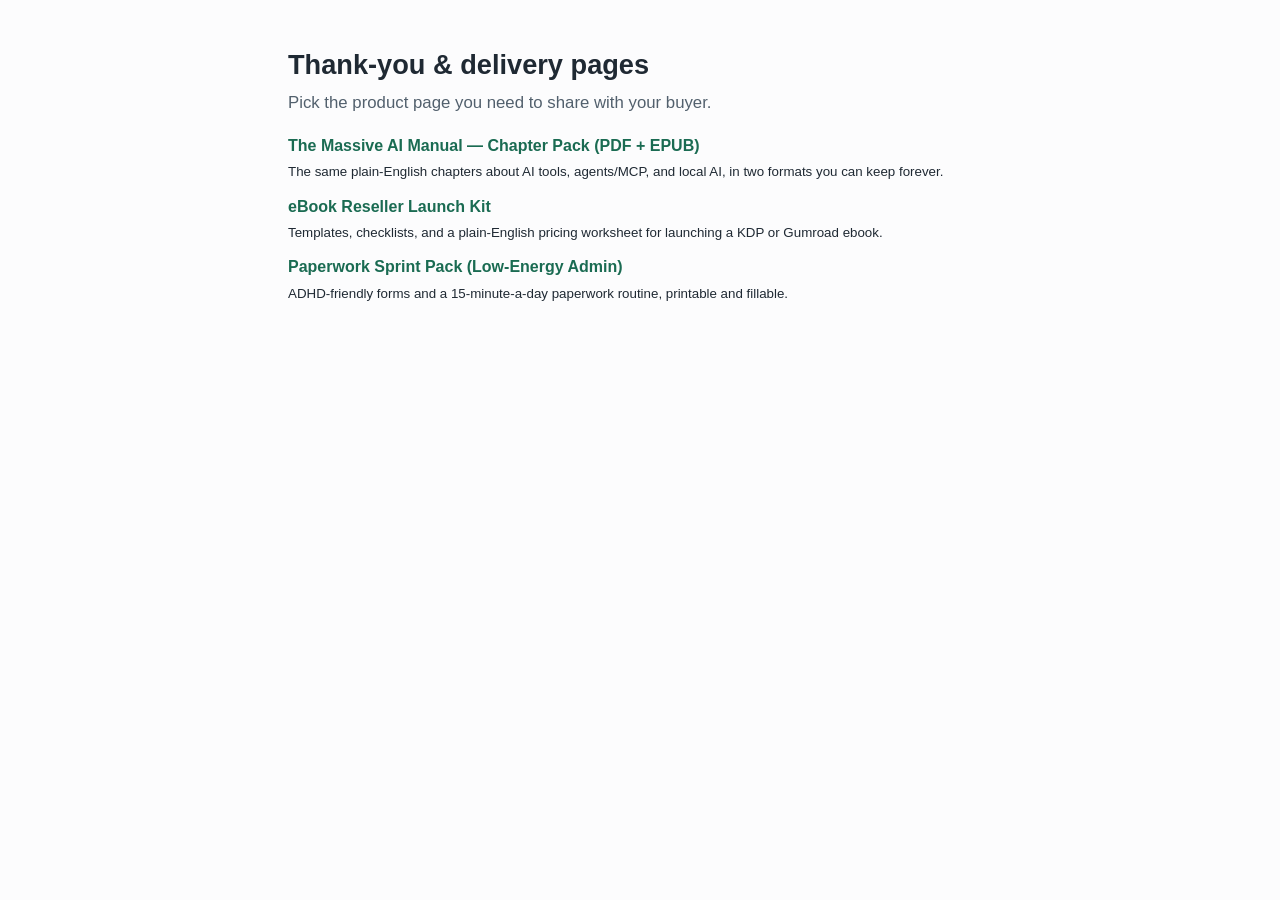
<file: site/index.html>
<!DOCTYPE html>
<html lang="en">
<head>
<meta charset="utf-8">
<meta name="viewport" content="width=device-width, initial-scale=1">
<title>Delivery pages &mdash; </title>
<link rel="stylesheet" href="styles.css">
</head>
<body>
  <main>
  <p class="brand"></p>
  <h1>Thank-you &amp; delivery pages</h1>
  <p class="tagline">Pick the product page you need to share with your buyer.</p>
  <ul class="index-list">
    <li><a href="massive-ai-manual-chapter-pack.html">The Massive AI Manual — Chapter Pack (PDF + EPUB)</a><br><small>The same plain-English chapters about AI tools, agents/MCP, and local AI, in two formats you can keep forever.</small></li>
    <li><a href="ebook-reseller-launch-kit.html">eBook Reseller Launch Kit</a><br><small>Templates, checklists, and a plain-English pricing worksheet for launching a KDP or Gumroad ebook.</small></li>
    <li><a href="paperwork-sprint-pack.html">Paperwork Sprint Pack (Low-Energy Admin)</a><br><small>ADHD-friendly forms and a 15-minute-a-day paperwork routine, printable and fillable.</small></li>
  </ul>
  </main>
</body>
</html>
</file>
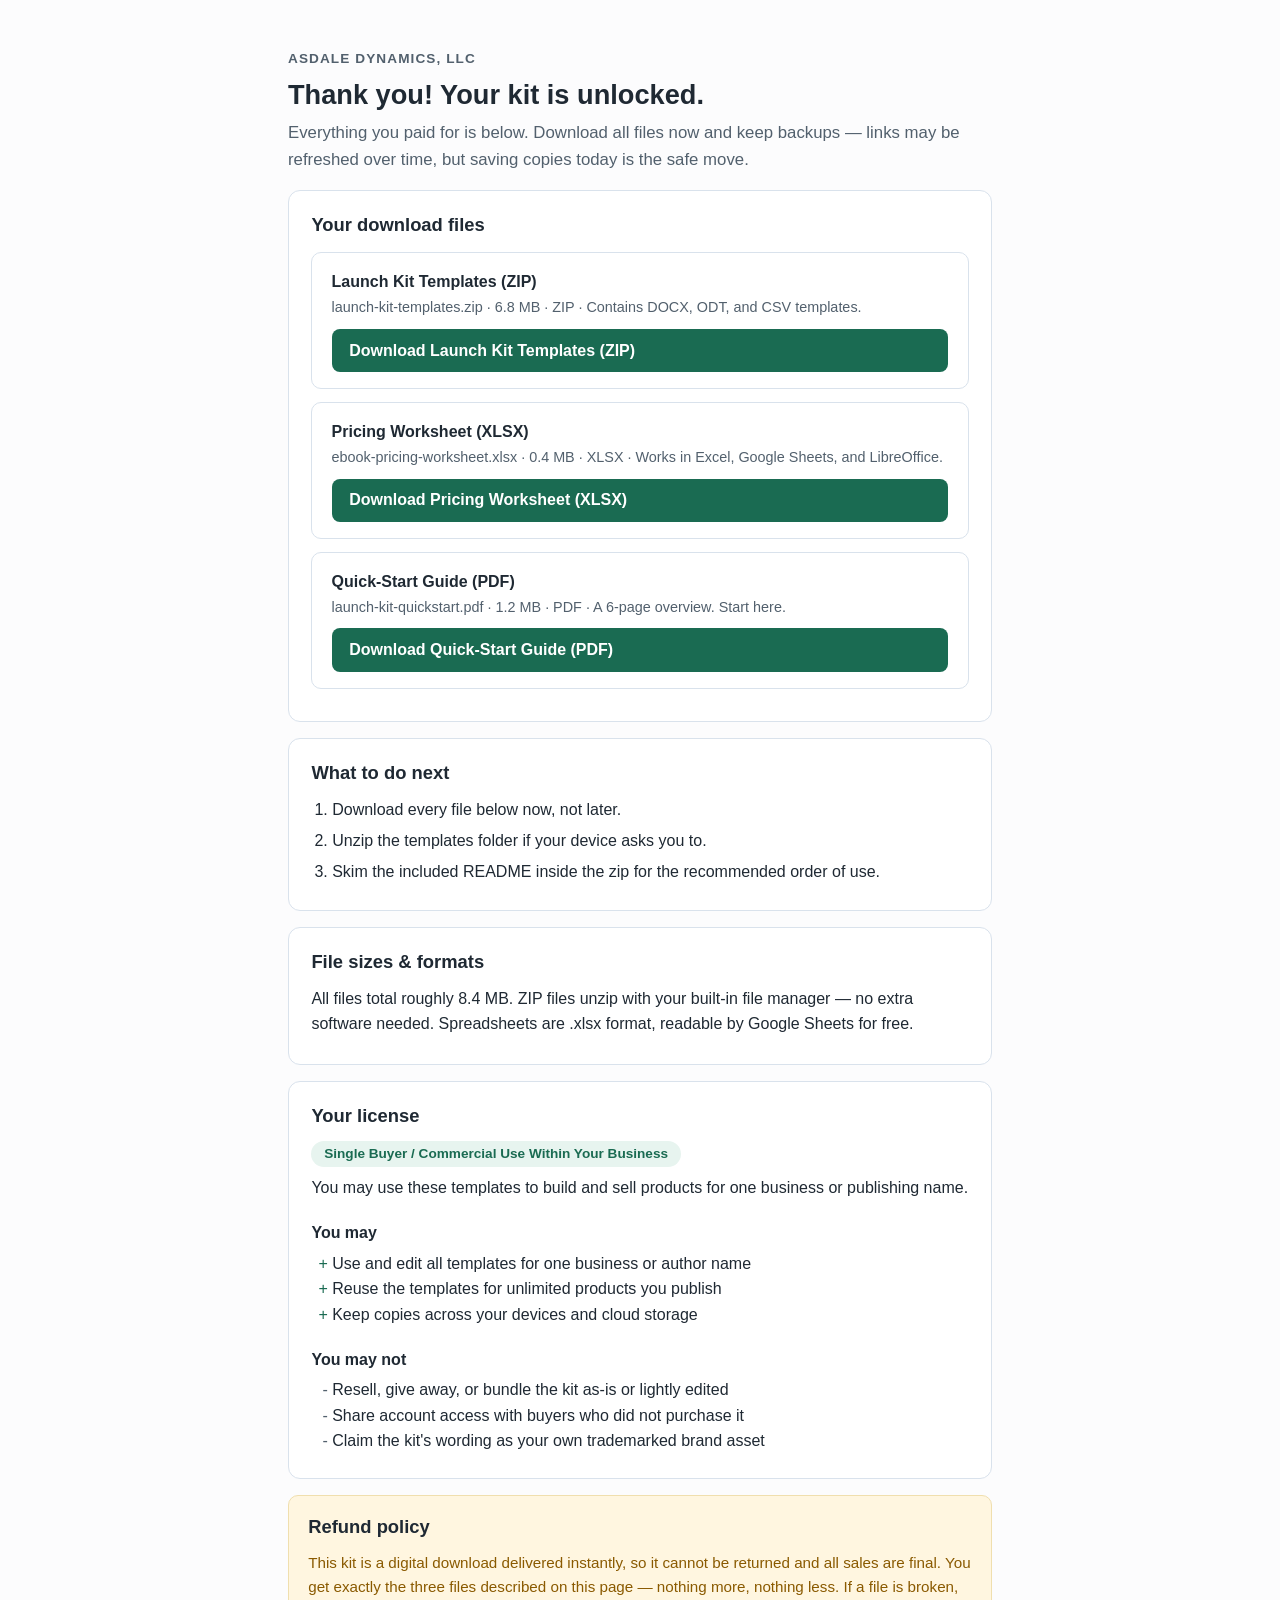
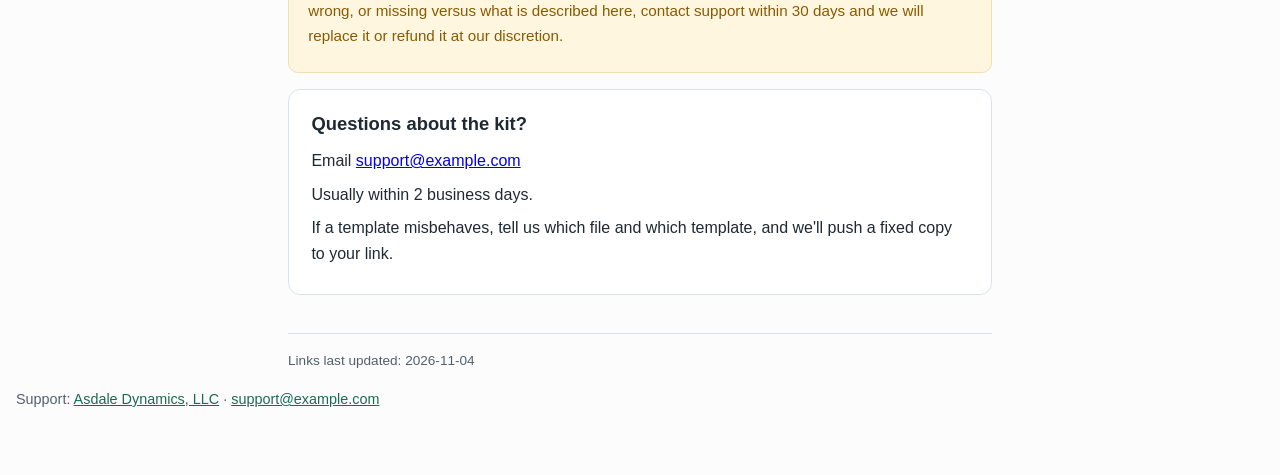
<file: site/ebook-reseller-launch-kit.html>
<!DOCTYPE html>
<html lang="en">
<head>
<meta charset="utf-8">
<meta name="viewport" content="width=device-width, initial-scale=1">
<title>eBook Reseller Launch Kit &mdash; Asdale Dynamics, LLC</title>
<link rel="stylesheet" href="styles.css">
</head>
<body>
  <main>
  <p class="brand">Asdale Dynamics, LLC</p>
  <h1>Thank you! Your kit is unlocked.</h1>
  <p class="tagline">Everything you paid for is below. Download all files now and keep backups — links may be refreshed over time, but saving copies today is the safe move.</p>
<section class="download card">
<h2>Your download files</h2>
<div class="file">
<span class="file-label">Launch Kit Templates (ZIP)</span>
<span class="file-meta">launch-kit-templates.zip &middot; 6.8 MB &middot; ZIP &middot; Contains DOCX, ODT, and CSV templates.</span>
<a class="button" href="downloads/launch-kit-templates.zip" download="launch-kit-templates.zip">Download Launch Kit Templates (ZIP)</a>
</div>
<div class="file">
<span class="file-label">Pricing Worksheet (XLSX)</span>
<span class="file-meta">ebook-pricing-worksheet.xlsx &middot; 0.4 MB &middot; XLSX &middot; Works in Excel, Google Sheets, and LibreOffice.</span>
<a class="button" href="downloads/ebook-pricing-worksheet.xlsx" download="ebook-pricing-worksheet.xlsx">Download Pricing Worksheet (XLSX)</a>
</div>
<div class="file">
<span class="file-label">Quick-Start Guide (PDF)</span>
<span class="file-meta">launch-kit-quickstart.pdf &middot; 1.2 MB &middot; PDF &middot; A 6-page overview. Start here.</span>
<a class="button" href="downloads/launch-kit-quickstart.pdf" download="launch-kit-quickstart.pdf">Download Quick-Start Guide (PDF)</a>
</div>
</section>
<section class="card">
<h2>What to do next</h2>
<ol class="next-steps">
    <li>Download every file below now, not later.</li>
    <li>Unzip the templates folder if your device asks you to.</li>
    <li>Skim the included README inside the zip for the recommended order of use.</li>
</ol>
</section>
<section class="card">
<h2>File sizes &amp; formats</h2>
<p>All files total roughly 8.4 MB. ZIP files unzip with your built-in file manager — no extra software needed. Spreadsheets are .xlsx format, readable by Google Sheets for free.</p>
</section>
<section class="card">
<h2>Your license</h2>
<span class="badge">Single Buyer / Commercial Use Within Your Business</span>
<p>You may use these templates to build and sell products for one business or publishing name.</p>
<h3>You may</h3>
<ul class="license-list may">
      <li>Use and edit all templates for one business or author name</li>
      <li>Reuse the templates for unlimited products you publish</li>
      <li>Keep copies across your devices and cloud storage</li>
</ul>
<h3>You may not</h3>
<ul class="license-list may-not">
      <li>Resell, give away, or bundle the kit as-is or lightly edited</li>
      <li>Share account access with buyers who did not purchase it</li>
      <li>Claim the kit&#x27;s wording as your own trademarked brand asset</li>
</ul>
</section>
<section class="note-block">
<h2>Refund policy</h2>
<p>This kit is a digital download delivered instantly, so it cannot be returned and all sales are final. You get exactly the three files described on this page — nothing more, nothing less. If a file is broken, wrong, or missing versus what is described here, contact support within 30 days and we will replace it or refund it at our discretion.</p>
</section>
<section class="card">
<h2>Questions about the kit?</h2>
<p>Email <a href="mailto:support@example.com">support@example.com</a></p>
<p>Usually within 2 business days.</p>
<p>If a template misbehaves, tell us which file and which template, and we&#x27;ll push a fixed copy to your link.</p>
</section>
  <p class="updated">Links last updated: 2026-11-04</p>
  </main>
<footer>Support: <a href="https://dylanasdale.github.io">Asdale Dynamics, LLC</a> &middot; <a href="mailto:support@example.com">support@example.com</a></footer>

</body>
</html>
</file>
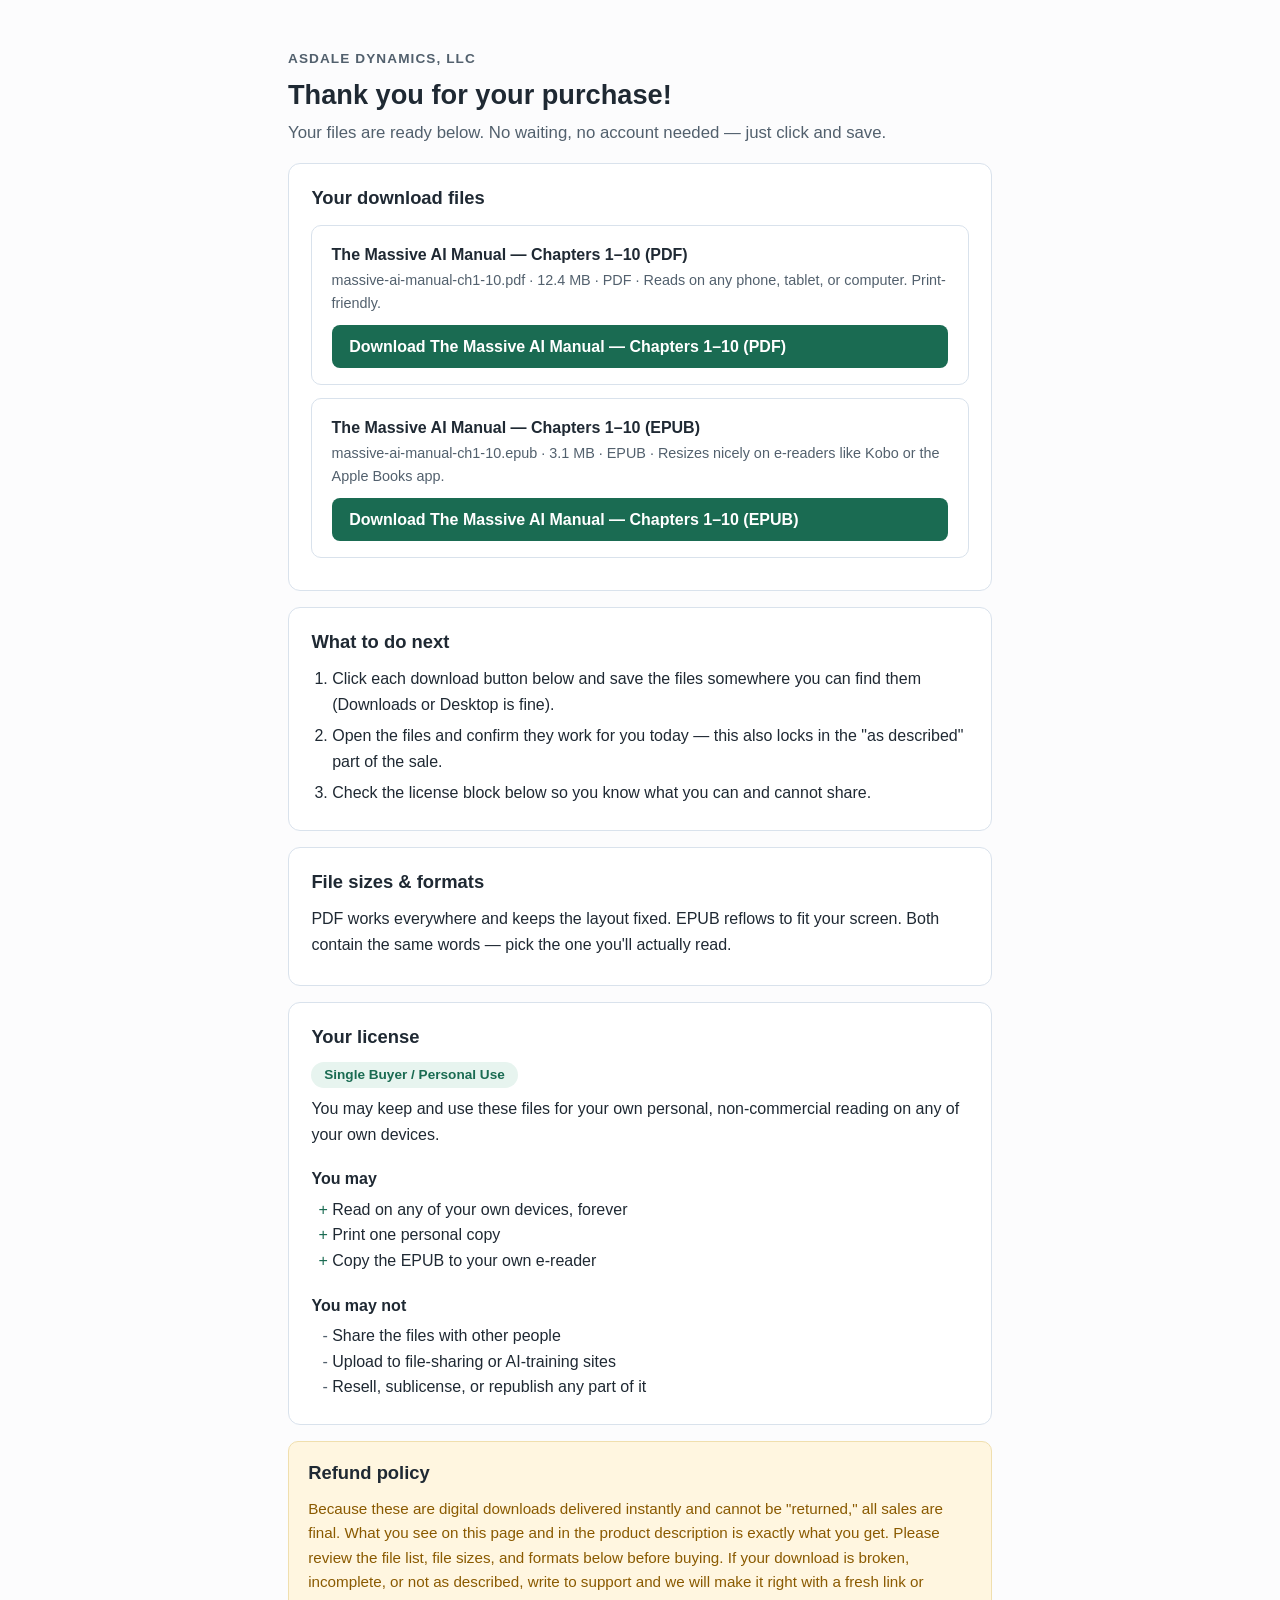
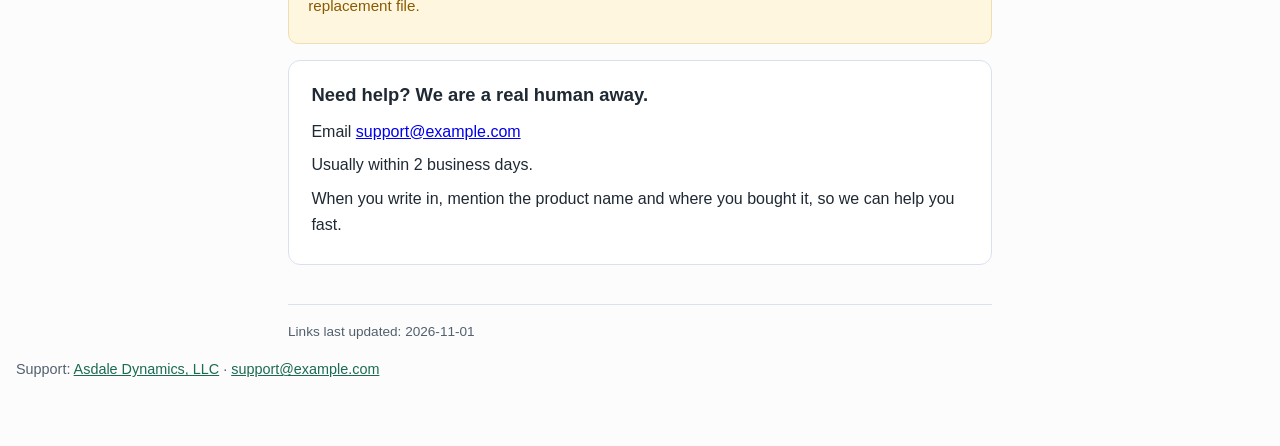
<file: site/massive-ai-manual-chapter-pack.html>
<!DOCTYPE html>
<html lang="en">
<head>
<meta charset="utf-8">
<meta name="viewport" content="width=device-width, initial-scale=1">
<title>The Massive AI Manual — Chapter Pack (PDF + EPUB) &mdash; Asdale Dynamics, LLC</title>
<link rel="stylesheet" href="styles.css">
</head>
<body>
  <main>
  <p class="brand">Asdale Dynamics, LLC</p>
  <h1>Thank you for your purchase!</h1>
  <p class="tagline">Your files are ready below. No waiting, no account needed — just click and save.</p>
<section class="download card">
<h2>Your download files</h2>
<div class="file">
<span class="file-label">The Massive AI Manual — Chapters 1–10 (PDF)</span>
<span class="file-meta">massive-ai-manual-ch1-10.pdf &middot; 12.4 MB &middot; PDF &middot; Reads on any phone, tablet, or computer. Print-friendly.</span>
<a class="button" href="downloads/massive-ai-manual-ch1-10.pdf" download="massive-ai-manual-ch1-10.pdf">Download The Massive AI Manual — Chapters 1–10 (PDF)</a>
</div>
<div class="file">
<span class="file-label">The Massive AI Manual — Chapters 1–10 (EPUB)</span>
<span class="file-meta">massive-ai-manual-ch1-10.epub &middot; 3.1 MB &middot; EPUB &middot; Resizes nicely on e-readers like Kobo or the Apple Books app.</span>
<a class="button" href="downloads/massive-ai-manual-ch1-10.epub" download="massive-ai-manual-ch1-10.epub">Download The Massive AI Manual — Chapters 1–10 (EPUB)</a>
</div>
</section>
<section class="card">
<h2>What to do next</h2>
<ol class="next-steps">
    <li>Click each download button below and save the files somewhere you can find them (Downloads or Desktop is fine).</li>
    <li>Open the files and confirm they work for you today — this also locks in the &quot;as described&quot; part of the sale.</li>
    <li>Check the license block below so you know what you can and cannot share.</li>
</ol>
</section>
<section class="card">
<h2>File sizes &amp; formats</h2>
<p>PDF works everywhere and keeps the layout fixed. EPUB reflows to fit your screen. Both contain the same words — pick the one you&#x27;ll actually read.</p>
</section>
<section class="card">
<h2>Your license</h2>
<span class="badge">Single Buyer / Personal Use</span>
<p>You may keep and use these files for your own personal, non-commercial reading on any of your own devices.</p>
<h3>You may</h3>
<ul class="license-list may">
      <li>Read on any of your own devices, forever</li>
      <li>Print one personal copy</li>
      <li>Copy the EPUB to your own e-reader</li>
</ul>
<h3>You may not</h3>
<ul class="license-list may-not">
      <li>Share the files with other people</li>
      <li>Upload to file-sharing or AI-training sites</li>
      <li>Resell, sublicense, or republish any part of it</li>
</ul>
</section>
<section class="note-block">
<h2>Refund policy</h2>
<p>Because these are digital downloads delivered instantly and cannot be &quot;returned,&quot; all sales are final. What you see on this page and in the product description is exactly what you get. Please review the file list, file sizes, and formats below before buying. If your download is broken, incomplete, or not as described, write to support and we will make it right with a fresh link or replacement file.</p>
</section>
<section class="card">
<h2>Need help? We are a real human away.</h2>
<p>Email <a href="mailto:support@example.com">support@example.com</a></p>
<p>Usually within 2 business days.</p>
<p>When you write in, mention the product name and where you bought it, so we can help you fast.</p>
</section>
  <p class="updated">Links last updated: 2026-11-01</p>
  </main>
<footer>Support: <a href="https://dylanasdale.github.io">Asdale Dynamics, LLC</a> &middot; <a href="mailto:support@example.com">support@example.com</a></footer>

</body>
</html>
</file>
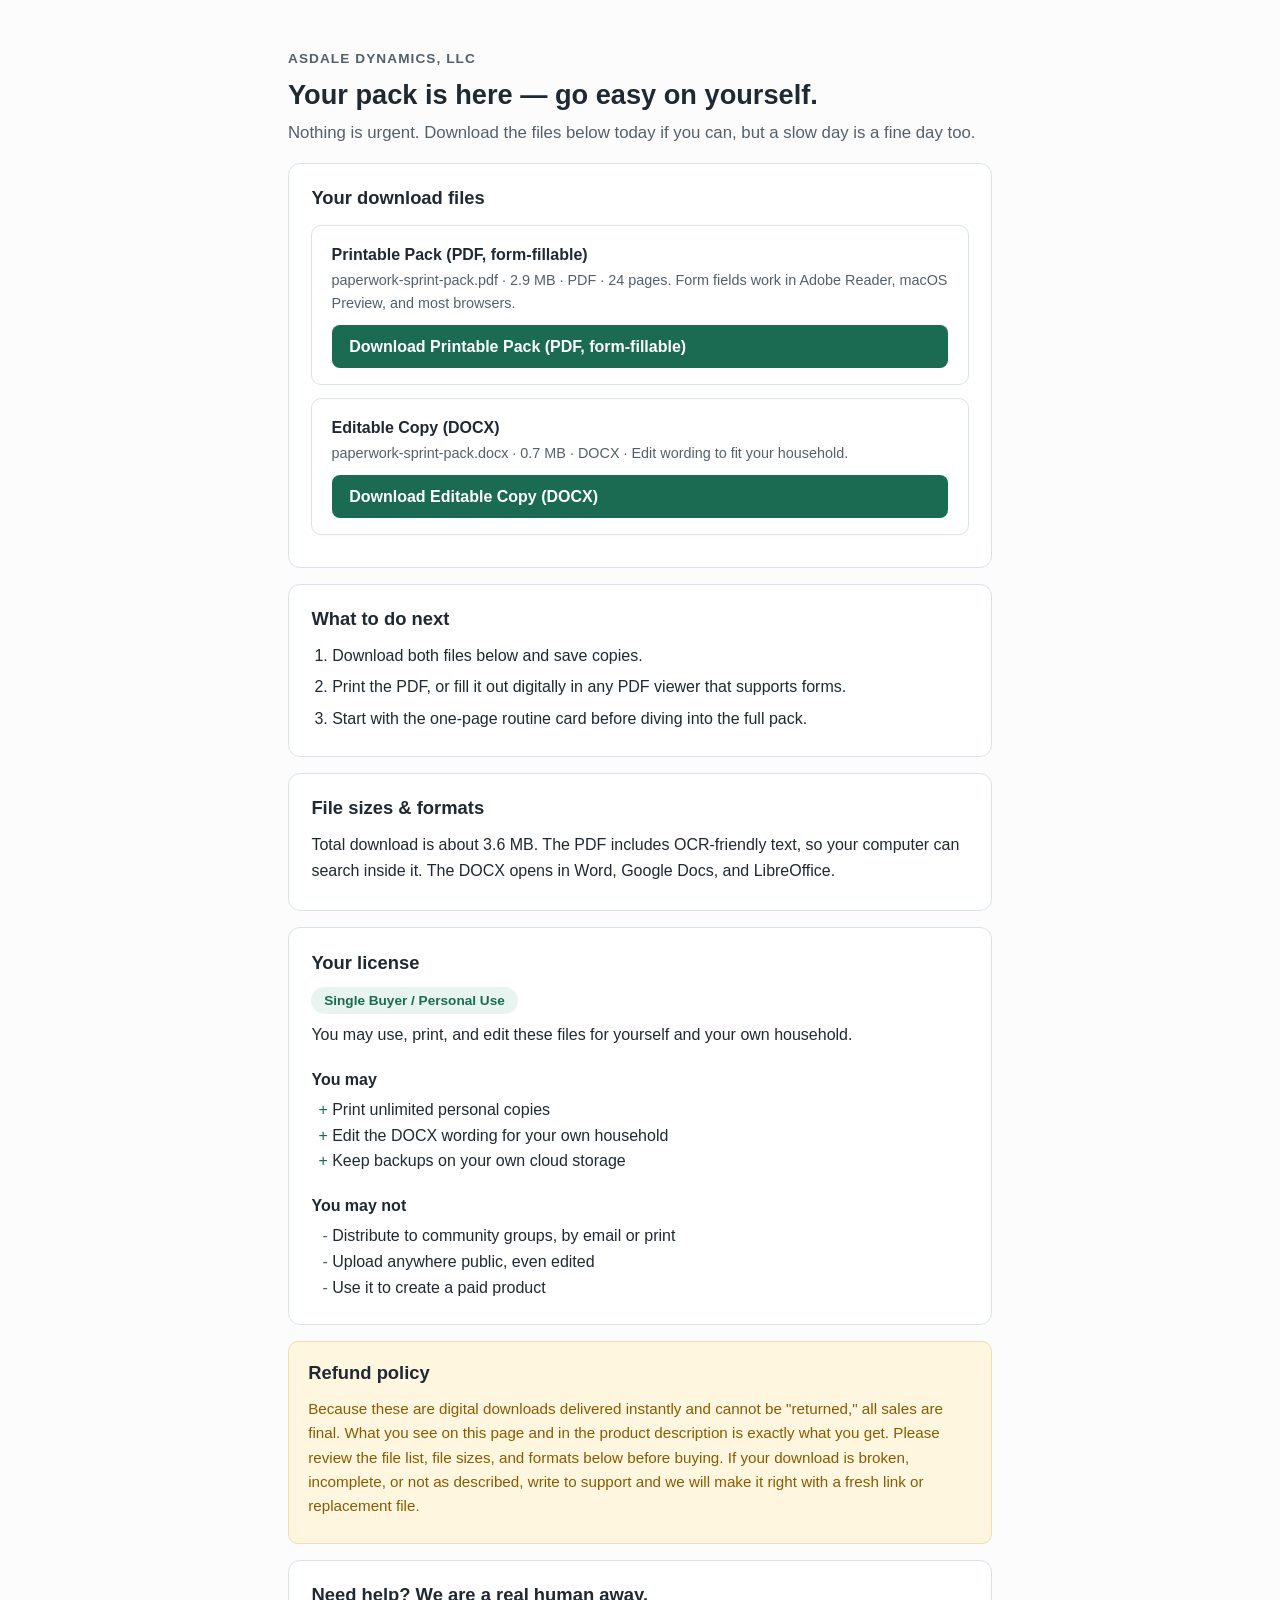
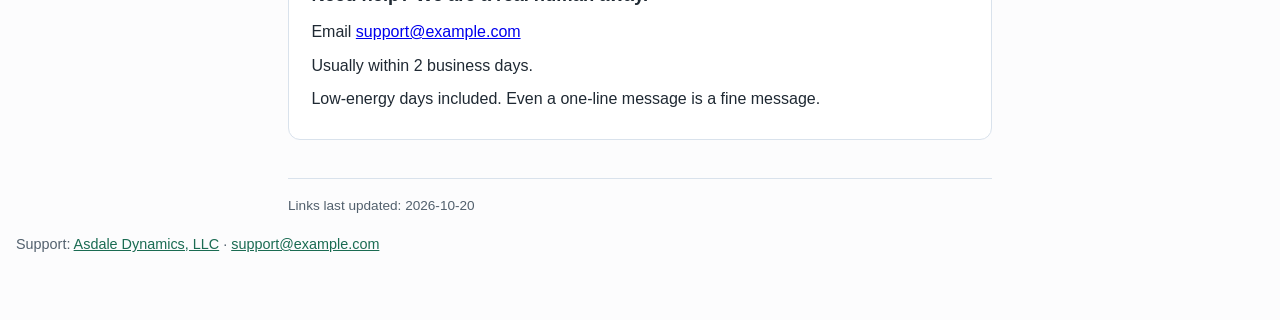
<file: site/paperwork-sprint-pack.html>
<!DOCTYPE html>
<html lang="en">
<head>
<meta charset="utf-8">
<meta name="viewport" content="width=device-width, initial-scale=1">
<title>Paperwork Sprint Pack (Low-Energy Admin) &mdash; Asdale Dynamics, LLC</title>
<link rel="stylesheet" href="styles.css">
</head>
<body>
  <main>
  <p class="brand">Asdale Dynamics, LLC</p>
  <h1>Your pack is here — go easy on yourself.</h1>
  <p class="tagline">Nothing is urgent. Download the files below today if you can, but a slow day is a fine day too.</p>
<section class="download card">
<h2>Your download files</h2>
<div class="file">
<span class="file-label">Printable Pack (PDF, form-fillable)</span>
<span class="file-meta">paperwork-sprint-pack.pdf &middot; 2.9 MB &middot; PDF &middot; 24 pages. Form fields work in Adobe Reader, macOS Preview, and most browsers.</span>
<a class="button" href="downloads/paperwork-sprint-pack.pdf" download="paperwork-sprint-pack.pdf">Download Printable Pack (PDF, form-fillable)</a>
</div>
<div class="file">
<span class="file-label">Editable Copy (DOCX)</span>
<span class="file-meta">paperwork-sprint-pack.docx &middot; 0.7 MB &middot; DOCX &middot; Edit wording to fit your household.</span>
<a class="button" href="downloads/paperwork-sprint-pack.docx" download="paperwork-sprint-pack.docx">Download Editable Copy (DOCX)</a>
</div>
</section>
<section class="card">
<h2>What to do next</h2>
<ol class="next-steps">
    <li>Download both files below and save copies.</li>
    <li>Print the PDF, or fill it out digitally in any PDF viewer that supports forms.</li>
    <li>Start with the one-page routine card before diving into the full pack.</li>
</ol>
</section>
<section class="card">
<h2>File sizes &amp; formats</h2>
<p>Total download is about 3.6 MB. The PDF includes OCR-friendly text, so your computer can search inside it. The DOCX opens in Word, Google Docs, and LibreOffice.</p>
</section>
<section class="card">
<h2>Your license</h2>
<span class="badge">Single Buyer / Personal Use</span>
<p>You may use, print, and edit these files for yourself and your own household.</p>
<h3>You may</h3>
<ul class="license-list may">
      <li>Print unlimited personal copies</li>
      <li>Edit the DOCX wording for your own household</li>
      <li>Keep backups on your own cloud storage</li>
</ul>
<h3>You may not</h3>
<ul class="license-list may-not">
      <li>Distribute to community groups, by email or print</li>
      <li>Upload anywhere public, even edited</li>
      <li>Use it to create a paid product</li>
</ul>
</section>
<section class="note-block">
<h2>Refund policy</h2>
<p>Because these are digital downloads delivered instantly and cannot be &quot;returned,&quot; all sales are final. What you see on this page and in the product description is exactly what you get. Please review the file list, file sizes, and formats below before buying. If your download is broken, incomplete, or not as described, write to support and we will make it right with a fresh link or replacement file.</p>
</section>
<section class="card">
<h2>Need help? We are a real human away.</h2>
<p>Email <a href="mailto:support@example.com">support@example.com</a></p>
<p>Usually within 2 business days.</p>
<p>Low-energy days included. Even a one-line message is a fine message.</p>
</section>
  <p class="updated">Links last updated: 2026-10-20</p>
  </main>
<footer>Support: <a href="https://dylanasdale.github.io">Asdale Dynamics, LLC</a> &middot; <a href="mailto:support@example.com">support@example.com</a></footer>

</body>
</html>
</file>
<file: site/styles.css>
:root {
  --ink: #1f2933;
  --muted: #52606d;
  --canvas: #fcfcfd;
  --surface: #ffffff;
  --line: #d9e2ec;
  --accent: #1a6b52;
  --accent-soft: #e7f4ef;
  --amber: #8a5a00;
  --amber-soft: #fff6e0;
}

* { box-sizing: border-box; }

body {
  margin: 0;
  padding: 2.5rem 1rem 4rem;
  background: var(--canvas);
  color: var(--ink);
  font: 1rem/1.6 -apple-system, BlinkMacSystemFont, "Segoe UI", Roboto,
    Helvetica, Arial, sans-serif;
}

main {
  max-width: 44rem;
  margin: 0 auto;
}

h1 { font-size: 1.7rem; line-height: 1.25; margin: 0.2rem 0 0.4rem; }
h2 { font-size: 1.15rem; margin: 2.2rem 0 0.6rem; }
h3 { font-size: 1rem; margin: 1.2rem 0 0.3rem; }
p  { margin: 0.5rem 0; }

.brand {
  color: var(--muted);
  font-weight: 600;
  font-size: 0.85rem;
  text-transform: uppercase;
  letter-spacing: 0.08em;
}

.tagline { color: var(--muted); font-size: 1.05rem; }

.badge {
  display: inline-block;
  background: var(--accent-soft);
  color: var(--accent);
  border-radius: 999px;
  padding: 0.15rem 0.8rem;
  font-size: 0.85rem;
  font-weight: 600;
}

.card {
  background: var(--surface);
  border: 1px solid var(--line);
  border-radius: 12px;
  padding: 1.2rem 1.4rem;
  margin: 1rem 0;
}

.card h2 { margin-top: 0; }

.download .file {
  display: flex;
  flex-direction: column;
  border: 1px solid var(--line);
  border-radius: 10px;
  padding: 1rem 1.2rem;
  margin: 0.8rem 0;
}

.download .file-label { font-weight: 700; }

.download .file-meta { color: var(--muted); font-size: 0.9rem; margin-top: 0.1rem; }

.download .button {
  display: inline-block;
  background: var(--accent);
  color: #fff;
  text-decoration: none;
  border-radius: 8px;
  padding: 0.55rem 1.1rem;
  font-weight: 600;
  margin: 0.6rem 0 0;
}

.download .button:focus-visible,
.download .button:hover { background: #14573f; }

ol.next-steps { margin: 0.4rem 0 0; padding-left: 1.3rem; }
ol.next-steps li { margin: 0.35rem 0; }

ul.license-list { margin: 0.3rem 0; padding-left: 1.3rem; }

.may li::marker { content: "+ "; color: var(--accent); }
.may-not li::marker { content: "- "; color: var(--muted); }

.note-block {
  background: var(--amber-soft);
  border: 1px solid #f0dfae;
  border-radius: 10px;
  padding: 1rem 1.2rem;
}

.note-block h2 { margin-top: 0; }
.note-block p { color: var(--amber); font-size: 0.95rem; }

.updated {
  color: var(--muted);
  font-size: 0.85rem;
  border-top: 1px solid var(--line);
  padding-top: 1rem;
  margin-top: 2.4rem;
}

footer { margin-top: 1rem; color: var(--muted); font-size: 0.9rem; }
footer a { color: var(--accent); }

.index-list { list-style: none; padding: 0; margin: 1rem 0; }
.index-list li { margin: 0.6rem 0; }
.index-list a { color: var(--accent); font-weight: 600; text-decoration: none; }
.index-list a:hover { text-decoration: underline; }
</file>
